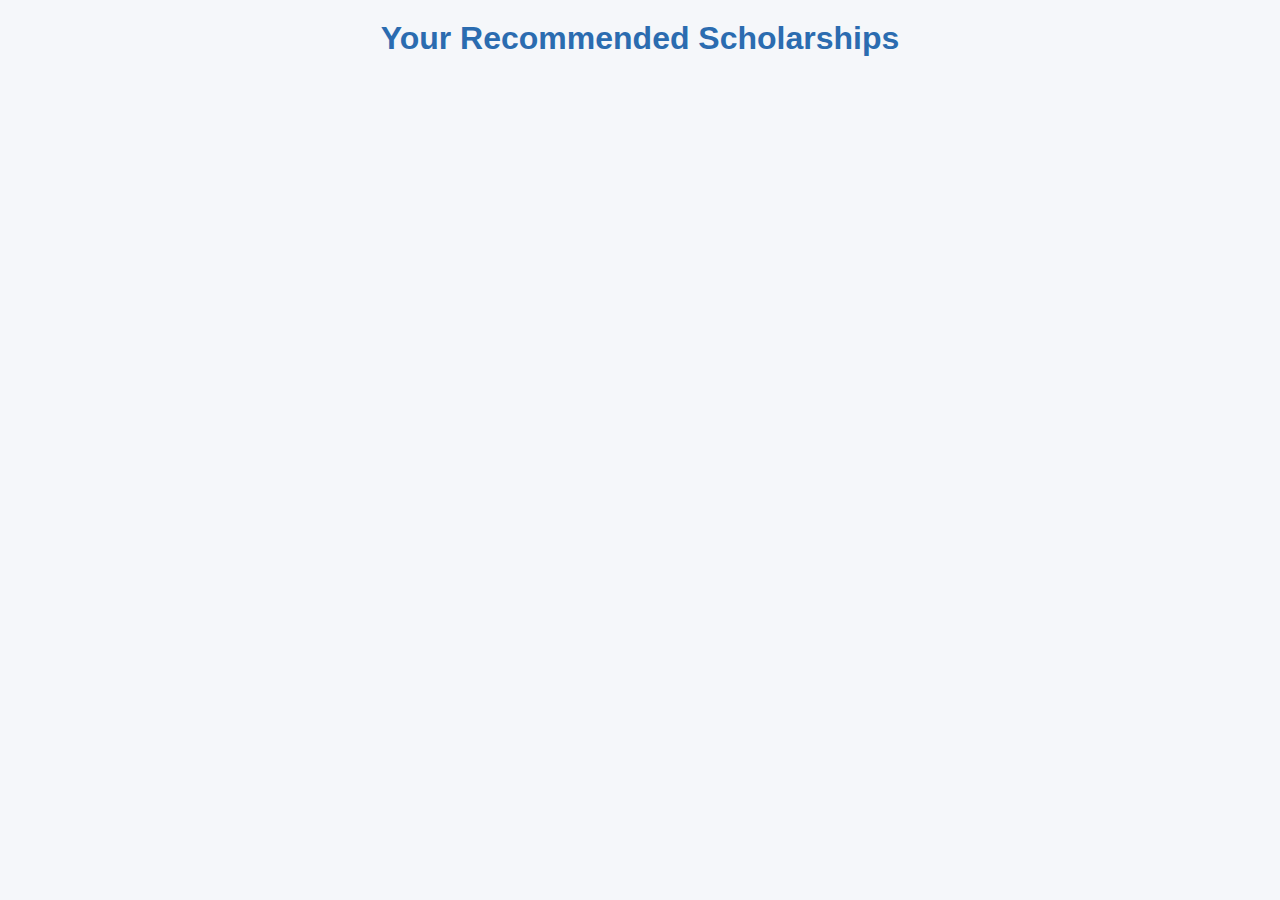
<file: frontend/dashboard.html>
<!-- frontend/dashboard.html -->
<!DOCTYPE html>
<html lang="en">
<head>
  <meta charset="UTF-8">
  <title>Your Scholarship Matches</title>
  <link rel="stylesheet" href="css/style.css">
</head>
<body>
  <h1>Your Recommended Scholarships</h1>
  <ul id="scholarship-list"></ul>

  <script src="js/dashboard.js"></script>
</body>
</html>
</file>
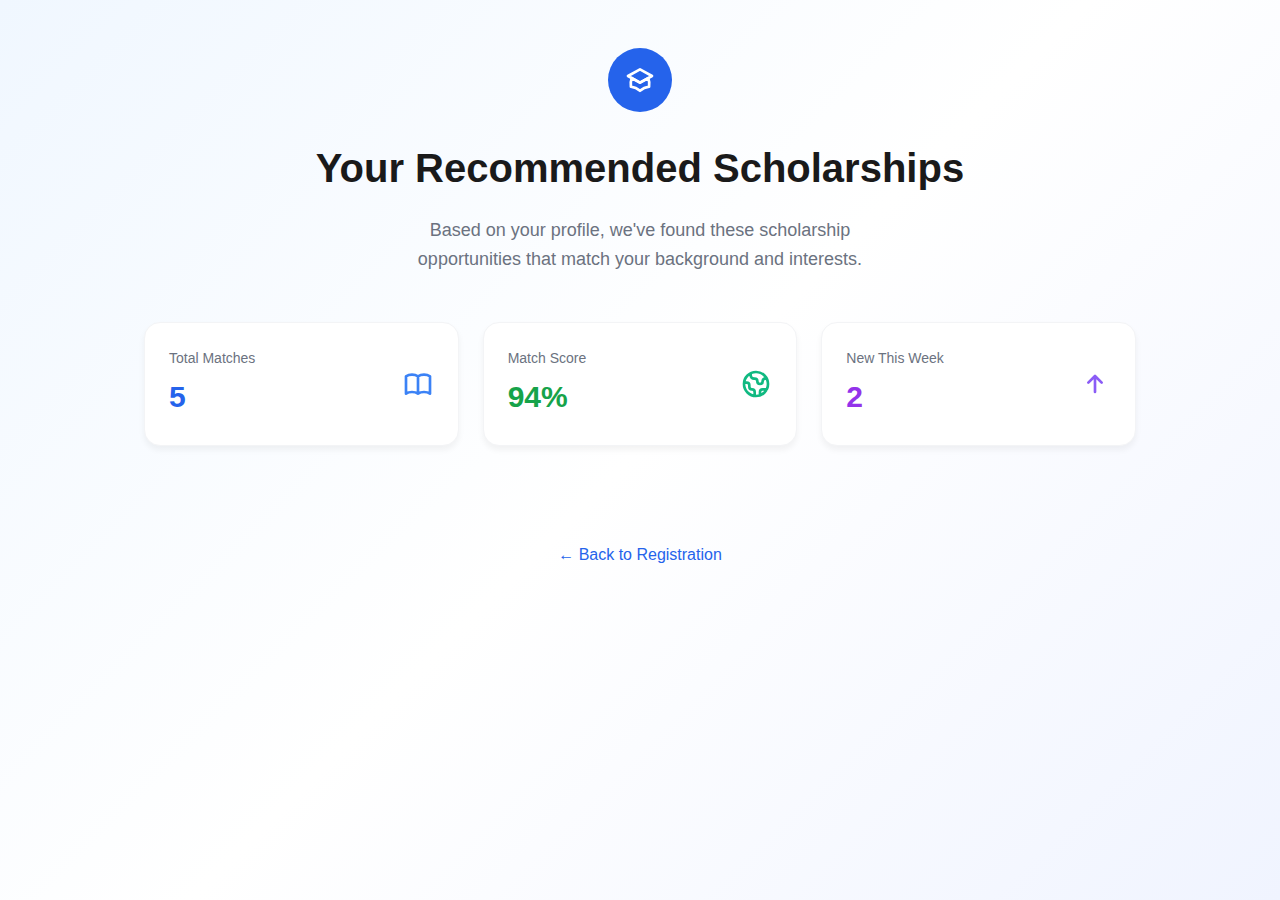
<file: frontend/dashboard_lov.html>
<!DOCTYPE html>
<html lang="en">
  <head>
    <meta charset="UTF-8" />
    <meta name="viewport" content="width=device-width, initial-scale=1.0" />
    <title>Smart Scholarship Compass - Dashboard</title>
    <link rel="stylesheet" href="css/dashboard_lov.css" />
    
  </head>
  <body>
    <div class="container">
      <div class="header">
        <div class="logo">
          <svg fill="none" stroke="currentColor" viewBox="0 0 24 24">
            <path stroke-linecap="round" stroke-linejoin="round" stroke-width="2" d="M12 14l9-5-9-5-9 5 9 5z"/>
            <path stroke-linecap="round" stroke-linejoin="round" stroke-width="2" d="M12 14l6.16-3.422a12.083 12.083 0 01.665 6.479A11.952 11.952 0 0012 20.055a11.952 11.952 0 00-6.824-2.998 12.078 12.078 0 01.665-6.479L12 14z"/>
          </svg>
        </div>
        <h1>Your Recommended Scholarships</h1>
        <p class="subtitle">
          Based on your profile, we've found these scholarship opportunities that match your background and interests.
        </p>
      </div>

      <div class="stats">
        <div class="stat-card">
          <div class="stat-info">
            <h3>Total Matches</h3>
            <p class="blue">5</p>
          </div>
          <svg class="stat-icon blue" fill="none" stroke="currentColor" viewBox="0 0 24 24">
            <path stroke-linecap="round" stroke-linejoin="round" stroke-width="2" d="M12 6.253v13m0-13C10.832 5.477 9.246 5 7.5 5S4.168 5.477 3 6.253v13C4.168 18.477 5.754 18 7.5 18s3.332.477 4.5 1.253m0-13C13.168 5.477 14.754 5 16.5 5c1.747 0 3.332.477 4.5 1.253v13C19.832 18.477 18.246 18 16.5 18c-1.746 0-3.332.477-4.5 1.253"/>
          </svg>
        </div>
        <div class="stat-card">
          <div class="stat-info">
            <h3>Match Score</h3>
            <p class="green">94%</p>
          </div>
          <svg class="stat-icon green" fill="none" stroke="currentColor" viewBox="0 0 24 24">
            <path stroke-linecap="round" stroke-linejoin="round" stroke-width="2" d="M3.055 11H5a2 2 0 012 2v1a2 2 0 002 2 2 2 0 012 2v2.945M8 3.935V5.5A2.5 2.5 0 0010.5 8h.5a2 2 0 012 2 2 2 0 104 0 2 2 0 012-2h1.064M15 20.488V18a2 2 0 012-2h3.064M21 12a9 9 0 11-18 0 9 9 0 0118 0z"/>
          </svg>
        </div>
        <div class="stat-card">
          <div class="stat-info">
            <h3>New This Week</h3>
            <p class="purple">2</p>
          </div>
          <svg class="stat-icon purple" fill="none" stroke="currentColor" viewBox="0 0 24 24">
            <path stroke-linecap="round" stroke-linejoin="round" stroke-width="2" d="M7 11l5-5m0 0l5 5m-5-5v12"/>
          </svg>
        </div>
      </div>

      <div class="scholarships" id="scholarshipsList">
        <!-- Scholarships will be loaded here by JavaScript -->
      </div>

      <div class="back-link">
        <a href="index.html">
          ← Back to Registration
        </a>
      </div>
    </div>

    <script src="js/dashboard_lov.js"></script>
  </body>
</html>
</file>
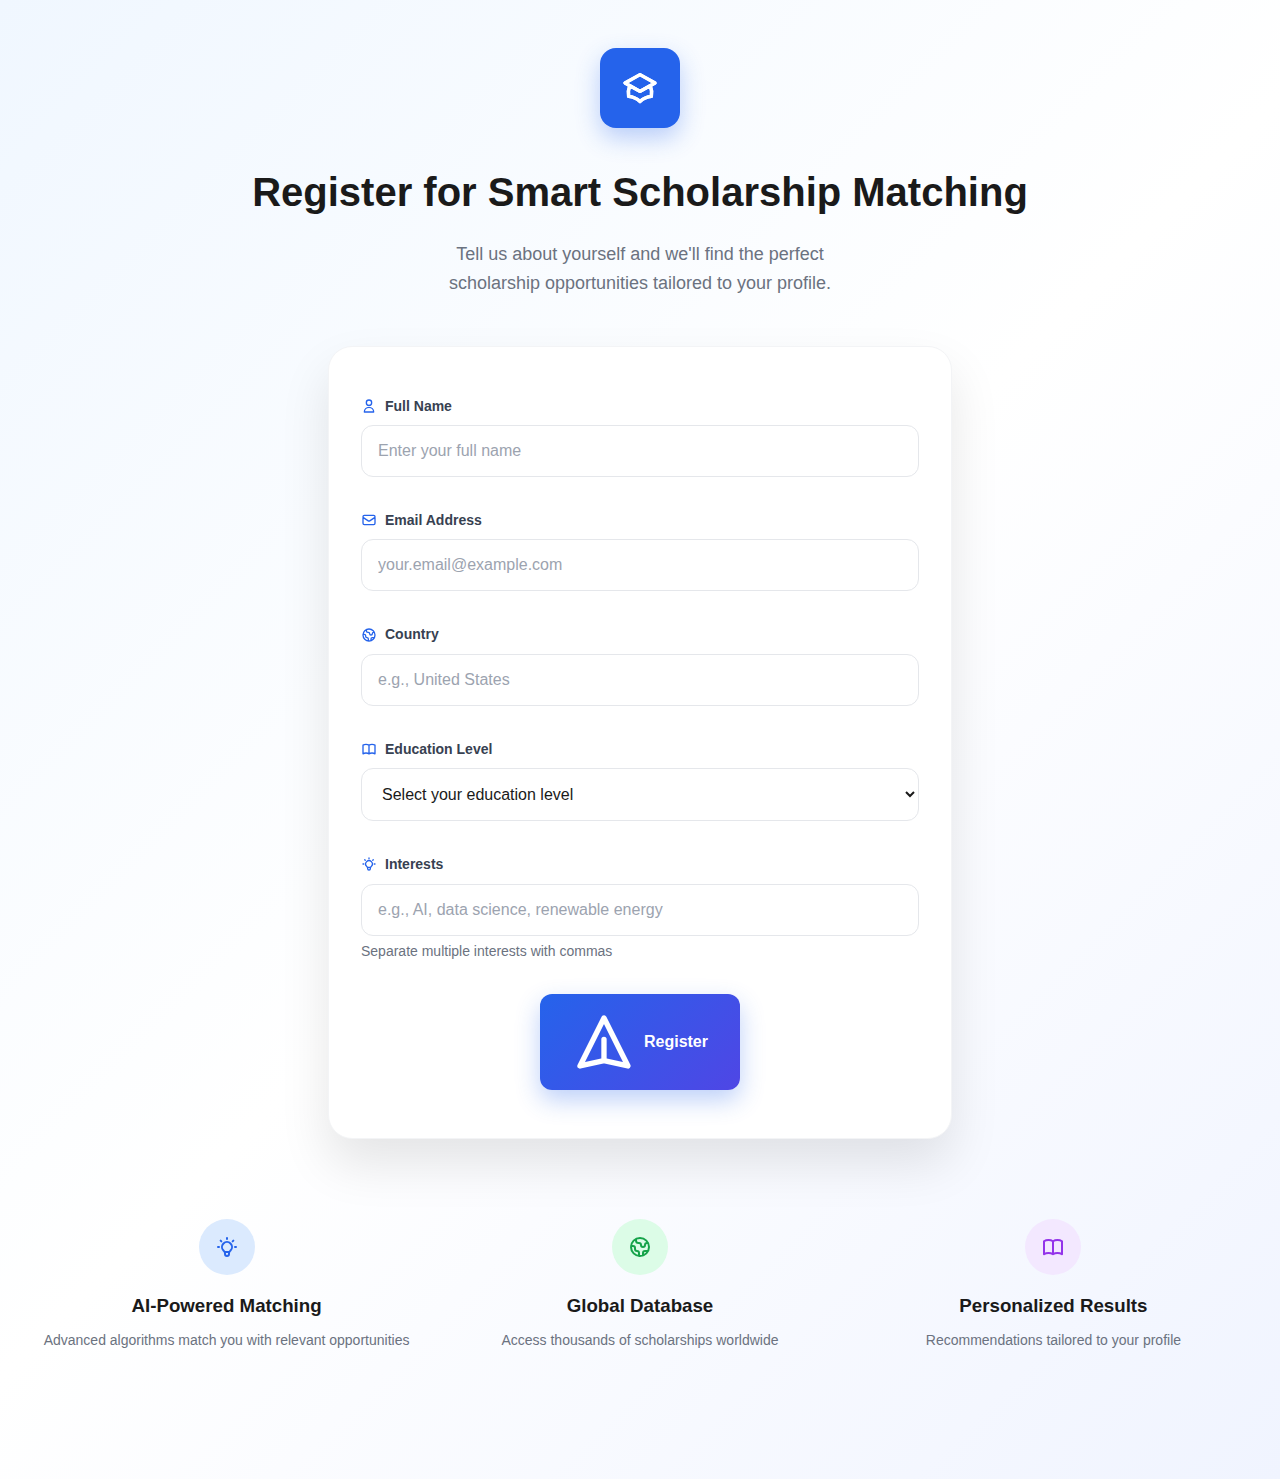
<file: frontend/index_lov.html>
<!DOCTYPE html>
<html lang="en">
  <head>
    <meta charset="UTF-8" />
    <meta name="viewport" content="width=device-width, initial-scale=1.0" />
    <title>Smart Scholarship Compass - Registration</title>
    <link rel="stylesheet" href="css/index_lov.css" />
    
  </head>
  <body>
    <div class="container">
      <div class="header">
        <div class="logo">
          <svg fill="none" stroke="currentColor" viewBox="0 0 24 24">
            <path stroke-linecap="round" stroke-linejoin="round" stroke-width="2" d="M12 14l9-5-9-5-9 5 9 5z"/>
            <path stroke-linecap="round" stroke-linejoin="round" stroke-width="2" d="M12 14l6.16-3.422a12.083 12.083 0 01.665 6.479A11.952 11.952 0 0012 20.055a11.952 11.952 0 00-6.824-2.998 12.078 12.078 0 01.665-6.479L12 14z"/>
            <path stroke-linecap="round" stroke-linejoin="round" stroke-width="2" d="M12 14l9-5-9-5-9 5 9 5zm0 0l6.16-3.422a12.083 12.083 0 01.665 6.479A11.952 11.952 0 0012 20.055a11.952 11.952 0 00-6.824-2.998 12.078 12.078 0 01.665-6.479L12 14z"/>
          </svg>
        </div>
        <h1>Register for Smart Scholarship Matching</h1>
        <p class="subtitle">
          Tell us about yourself and we'll find the perfect scholarship opportunities tailored to your profile.
        </p>
      </div>

      <div class="form-container">
        <form id="registrationForm">
          <div class="form-group">
            <label class="form-label" for="fullName">
              <svg fill="none" stroke="currentColor" viewBox="0 0 24 24">
                <path stroke-linecap="round" stroke-linejoin="round" stroke-width="2" d="M16 7a4 4 0 11-8 0 4 4 0 018 0zM12 14a7 7 0 00-7 7h14a7 7 0 00-7-7z"/>
              </svg>
              Full Name
            </label>
            <input
              type="text"
              id="fullName"
              name="fullName"
              class="form-input"
              placeholder="Enter your full name"
              required
            />
          </div>

          <div class="form-group">
            <label class="form-label" for="email">
              <svg fill="none" stroke="currentColor" viewBox="0 0 24 24">
                <path stroke-linecap="round" stroke-linejoin="round" stroke-width="2" d="M3 8l7.89 5.26a2 2 0 002.22 0L21 8M5 19h14a2 2 0 002-2V7a2 2 0 00-2-2H5a2 2 0 00-2 2v10a2 2 0 002 2z"/>
              </svg>
              Email Address
            </label>
            <input
              type="email"
              id="email"
              name="email"
              class="form-input"
              placeholder="your.email@example.com"
              required
            />
          </div>

          <div class="form-group">
            <label class="form-label" for="country">
              <svg fill="none" stroke="currentColor" viewBox="0 0 24 24">
                <path stroke-linecap="round" stroke-linejoin="round" stroke-width="2" d="M3.055 11H5a2 2 0 012 2v1a2 2 0 002 2 2 2 0 012 2v2.945M8 3.935V5.5A2.5 2.5 0 0010.5 8h.5a2 2 0 012 2 2 2 0 104 0 2 2 0 012-2h1.064M15 20.488V18a2 2 0 012-2h3.064M21 12a9 9 0 11-18 0 9 9 0 0118 0z"/>
              </svg>
              Country
            </label>
            <input
              type="text"
              id="country"
              name="country"
              class="form-input"
              placeholder="e.g., United States"
              required
            />
          </div>

          <div class="form-group">
            <label class="form-label" for="educationLevel">
              <svg fill="none" stroke="currentColor" viewBox="0 0 24 24">
                <path stroke-linecap="round" stroke-linejoin="round" stroke-width="2" d="M12 6.253v13m0-13C10.832 5.477 9.246 5 7.5 5S4.168 5.477 3 6.253v13C4.168 18.477 5.754 18 7.5 18s3.332.477 4.5 1.253m0-13C13.168 5.477 14.754 5 16.5 5c1.747 0 3.332.477 4.5 1.253v13C19.832 18.477 18.246 18 16.5 18c-1.746 0-3.332.477-4.5 1.253"/>
              </svg>
              Education Level
            </label>
            <select id="educationLevel" name="educationLevel" class="form-select" required>
              <option value="">Select your education level</option>
              <option value="high-school">High School</option>
              <option value="undergraduate">Undergraduate</option>
              <option value="masters">Master's Degree</option>
              <option value="phd">PhD/Doctorate</option>
            </select>
          </div>

          <div class="form-group">
            <label class="form-label" for="interests">
              <svg fill="none" stroke="currentColor" viewBox="0 0 24 24">
                <path stroke-linecap="round" stroke-linejoin="round" stroke-width="2" d="M9.663 17h4.673M12 3v1m6.364 1.636l-.707.707M21 12h-1M4 12H3m3.343-5.657l-.707-.707m2.828 9.9a5 5 0 117.072 0l-.548.547A3.374 3.374 0 0014 18.469V19a2 2 0 11-4 0v-.531c0-.895-.356-1.754-.988-2.386l-.548-.547z"/>
              </svg>
              Interests
            </label>
            <input
              type="text"
              id="interests"
              name="interests"
              class="form-input"
              placeholder="e.g., AI, data science, renewable energy"
              required
            />
            <p class="form-help">Separate multiple interests with commas</p>
          </div>

          <button type="submit" class="submit-btn" id="submitBtn">
            <svg fill="none" stroke="currentColor" viewBox="0 0 24 24">
              <path stroke-linecap="round" stroke-linejoin="round" stroke-width="2" d="M12 19l9 2-9-18-9 18 9-2zm0 0v-8"/>
            </svg>
            Register
          </button>
        </form>
      </div>

      <div class="features">
        <div class="feature">
          <div class="feature-icon blue">
            <svg fill="none" stroke="currentColor" viewBox="0 0 24 24">
              <path stroke-linecap="round" stroke-linejoin="round" stroke-width="2" d="M9.663 17h4.673M12 3v1m6.364 1.636l-.707.707M21 12h-1M4 12H3m3.343-5.657l-.707-.707m2.828 9.9a5 5 0 117.072 0l-.548.547A3.374 3.374 0 0014 18.469V19a2 2 0 11-4 0v-.531c0-.895-.356-1.754-.988-2.386l-.548-.547z"/>
            </svg>
          </div>
          <h3>AI-Powered Matching</h3>
          <p>Advanced algorithms match you with relevant opportunities</p>
        </div>
        <div class="feature">
          <div class="feature-icon green">
            <svg fill="none" stroke="currentColor" viewBox="0 0 24 24">
              <path stroke-linecap="round" stroke-linejoin="round" stroke-width="2" d="M3.055 11H5a2 2 0 012 2v1a2 2 0 002 2 2 2 0 012 2v2.945M8 3.935V5.5A2.5 2.5 0 0010.5 8h.5a2 2 0 012 2 2 2 0 104 0 2 2 0 012-2h1.064M15 20.488V18a2 2 0 012-2h3.064M21 12a9 9 0 11-18 0 9 9 0 0118 0z"/>
            </svg>
          </div>
          <h3>Global Database</h3>
          <p>Access thousands of scholarships worldwide</p>
        </div>
        <div class="feature">
          <div class="feature-icon purple">
            <svg fill="none" stroke="currentColor" viewBox="0 0 24 24">
              <path stroke-linecap="round" stroke-linejoin="round" stroke-width="2" d="M12 6.253v13m0-13C10.832 5.477 9.246 5 7.5 5S4.168 5.477 3 6.253v13C4.168 18.477 5.754 18 7.5 18s3.332.477 4.5 1.253m0-13C13.168 5.477 14.754 5 16.5 5c1.747 0 3.332.477 4.5 1.253v13C19.832 18.477 18.246 18 16.5 18c-1.746 0-3.332.477-4.5 1.253"/>
            </svg>
          </div>
          <h3>Personalized Results</h3>
          <p>Recommendations tailored to your profile</p>
        </div>
      </div>
    </div>

    <script src="js/index_lov.js"></script>
  </body>
</html>
</file>
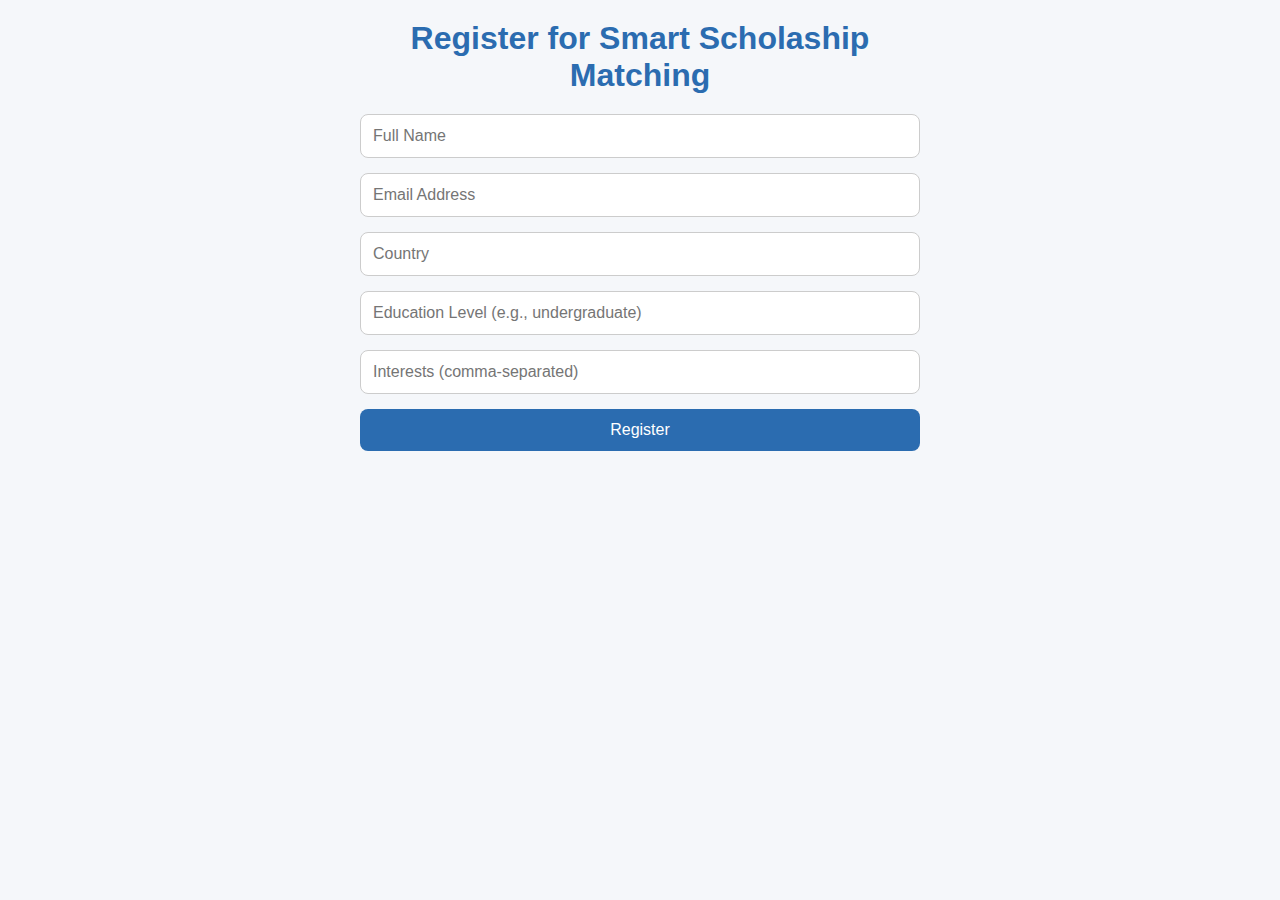
<file: frontend/index_past.html>
<!DOCTYPE html>
<html lang="en">
<head>
    <meta charset="UTF-8">
    <meta name="viewport" content="width=device-width, initial-scale=1.0">
    <title>Scholaship Agent - Register</title>
    <link rel="stylesheet" href="css/style.css">
</head>
<body>
    <h1>Register for Smart Scholaship Matching</h1>
    <form action="" id="register-form">
        <input type="text" name="name" placeholder="Full Name" required />
        <input type="email" name="email" placeholder="Email Address" required />
        <input type="text" name="country" placeholder="Country" required />
        <input type="text" name="level" placeholder="Education Level (e.g., undergraduate)" required />
        <input type="text" name="interests" placeholder="Interests (comma-separated)" required />
        <button type="submit">Register</button>
    </form>

    <script src="js/register.js"></script>
</body>
</html>
</file>
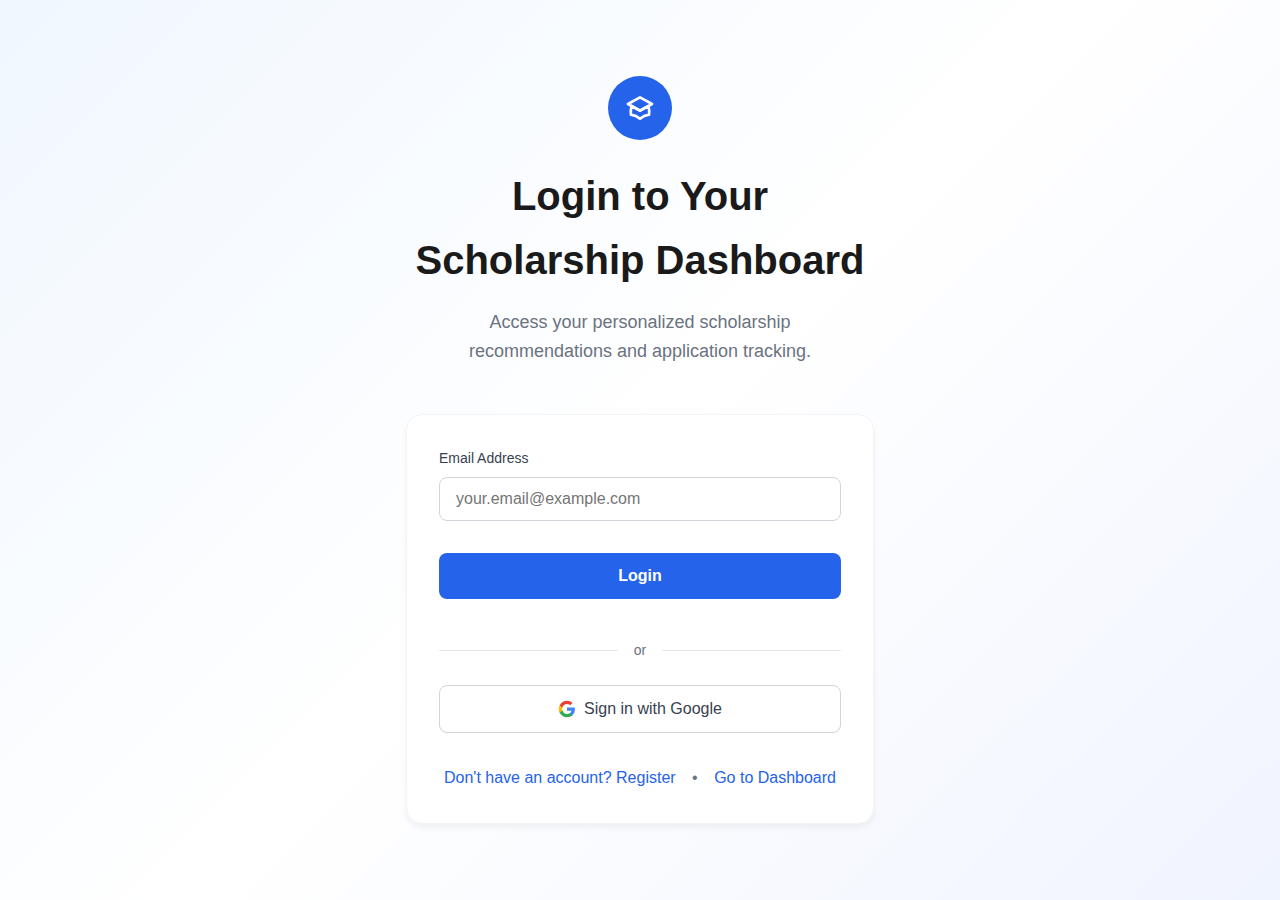
<file: frontend/login.html>
<!DOCTYPE html>
<html lang="en">
  <head>
    <meta charset="UTF-8" />
    <meta name="viewport" content="width=device-width, initial-scale=1.0" />
    <title>Smart Scholarship Compass - Login</title>
    <link rel="stylesheet" href="css/login.css">
  </head>
  <body>
    <div class="container">
      <div class="header">
        <div class="logo">
          <svg fill="none" stroke="currentColor" viewBox="0 0 24 24">
            <path stroke-linecap="round" stroke-linejoin="round" stroke-width="2" d="M12 14l9-5-9-5-9 5 9 5z"/>
            <path stroke-linecap="round" stroke-linejoin="round" stroke-width="2" d="M12 14l6.16-3.422a12.083 12.083 0 01.665 6.479A11.952 11.952 0 0012 20.055a11.952 11.952 0 00-6.824-2.998 12.078 12.078 0 01.665-6.479L12 14z"/>
          </svg>
        </div>
        <h1>Login to Your Scholarship Dashboard</h1>
        <p class="subtitle">
          Access your personalized scholarship recommendations and application tracking.
        </p>
      </div>

      <div class="form-container">
        <form id="loginForm">
          <div class="form-group">
            <label for="email">Email Address</label>
            <input
              type="email"
              id="email"
              name="email"
              required
              placeholder="your.email@example.com"
            />
          </div>

          <button type="submit" class="login-btn" id="loginBtn">
            Login
          </button>
        </form>

        <div class="divider">
          <span>or</span>
        </div>

        <button class="google-btn" id="googleSignInBtn">
          <svg width="18" height="18" viewBox="0 0 24 24">
            <path fill="#4285F4" d="M22.56 12.25c0-.78-.07-1.53-.2-2.25H12v4.26h5.92c-.26 1.37-1.04 2.53-2.21 3.31v2.77h3.57c2.08-1.92 3.28-4.74 3.28-8.09z"/>
            <path fill="#34A853" d="M12 23c2.97 0 5.46-.98 7.28-2.66l-3.57-2.77c-.98.66-2.23 1.06-3.71 1.06-2.86 0-5.29-1.93-6.16-4.53H2.18v2.84C3.99 20.53 7.7 23 12 23z"/>
            <path fill="#FBBC05" d="M5.84 14.09c-.22-.66-.35-1.36-.35-2.09s.13-1.43.35-2.09V7.07H2.18C1.43 8.55 1 10.22 1 12s.43 3.45 1.18 4.93l2.85-2.22.81-.62z"/>
            <path fill="#EA4335" d="M12 5.38c1.62 0 3.06.56 4.21 1.64l3.15-3.15C17.45 2.09 14.97 1 12 1 7.7 1 3.99 3.47 2.18 7.07l3.66 2.84c.87-2.6 3.3-4.53 6.16-4.53z"/>
          </svg>
          Sign in with Google
        </button>

        <div class="links">
          <a href="index.html">Don't have an account? Register</a>
          <span class="separator">•</span>
          <a href="dashboard.html">Go to Dashboard</a>
        </div>
      </div>
    </div>

    <script src="js/login.js"></script>
  </body>
</html>
</file>
<file: frontend/css/dashboard_lov.css>
* {
margin: 0;
padding: 0;
box-sizing: border-box;
}

body {
font-family: -apple-system, BlinkMacSystemFont, 'Segoe UI', Roboto, sans-serif;
background: linear-gradient(135deg, #f0f7ff 0%, #ffffff 50%, #f0f4ff 100%);
min-height: 100vh;
color: #1a1a1a;
line-height: 1.6;
}

.container {
max-width: 1024px;
margin: 0 auto;
padding: 3rem 1rem;
}

.header {
text-align: center;
margin-bottom: 3rem;
}

.logo {
display: inline-flex;
align-items: center;
justify-content: center;
width: 64px;
height: 64px;
background: #2563eb;
border-radius: 50%;
margin-bottom: 1.5rem;
}

.logo svg {
width: 32px;
height: 32px;
color: white;
}

h1 {
font-size: 2.5rem;
font-weight: 700;
color: #1a1a1a;
margin-bottom: 1rem;
}

.subtitle {
font-size: 1.125rem;
color: #6b7280;
max-width: 32rem;
margin: 0 auto;
}

.stats {
display: grid;
grid-template-columns: repeat(auto-fit, minmax(250px, 1fr));
gap: 1.5rem;
margin-bottom: 3rem;
}

.stat-card {
background: white;
border-radius: 1rem;
padding: 1.5rem;
box-shadow: 0 4px 6px rgba(0, 0, 0, 0.05);
border: 1px solid #f3f4f6;
display: flex;
align-items: center;
justify-content: space-between;
}

.stat-info h3 {
font-size: 0.875rem;
font-weight: 500;
color: #6b7280;
margin-bottom: 0.25rem;
}

.stat-info p {
font-size: 1.875rem;
font-weight: 700;
}

.stat-info p.blue { color: #2563eb; }
.stat-info p.green { color: #16a34a; }
.stat-info p.purple { color: #9333ea; }

.stat-icon {
width: 32px;
height: 32px;
}

.stat-icon.blue { color: #3b82f6; }
.stat-icon.green { color: #10b981; }
.stat-icon.purple { color: #8b5cf6; }

.scholarships {
display: flex;
flex-direction: column;
gap: 1.5rem;
}

.scholarship-card {
background: white;
border-radius: 1rem;
padding: 2rem;
box-shadow: 0 4px 6px rgba(0, 0, 0, 0.05);
border: 1px solid #f3f4f6;
transition: all 0.3s ease;
}

.scholarship-card:hover {
box-shadow: 0 10px 25px rgba(0, 0, 0, 0.1);
border-color: #dbeafe;
}

.scholarship-title {
display: inline-flex;
align-items: center;
gap: 0.5rem;
font-size: 1.25rem;
font-weight: 600;
color: #1a1a1a;
text-decoration: none;
transition: color 0.2s ease;
margin-bottom: 0.75rem;
}

.scholarship-title:hover {
color: #2563eb;
}

.scholarship-title svg {
width: 20px;
height: 20px;
color: #9ca3af;
transition: color 0.2s ease;
}

.scholarship-title:hover svg {
color: #2563eb;
}

.scholarship-description {
color: #6b7280;
margin-bottom: 1.5rem;
line-height: 1.6;
}

.scholarship-tags {
display: flex;
align-items: center;
gap: 1rem;
flex-wrap: wrap;
}

.tag {
display: inline-flex;
align-items: center;
padding: 0.25rem 0.75rem;
border-radius: 9999px;
font-size: 0.875rem;
font-weight: 500;
}

.tag.recommended {
background: #dbeafe;
color: #1d4ed8;
}

.tag.active {
background: #dcfce7;
color: #166534;
}

.back-link {
text-align: center;
margin-top: 3rem;
}

.back-link a {
display: inline-flex;
align-items: center;
gap: 0.5rem;
color: #2563eb;
text-decoration: none;
font-weight: 500;
transition: color 0.2s ease;
}

.back-link a:hover {
color: #1d4ed8;
}

@media (max-width: 768px) {
.container {
    padding: 2rem 1rem;
}

h1 {
    font-size: 2rem;
}

.stats {
    grid-template-columns: 1fr;
}

.scholarship-card {
    padding: 1.5rem;
}

.scholarship-tags {
    gap: 0.5rem;
}
}
</file>
<file: frontend/css/index_lov.css>
* {
margin: 0;
padding: 0;
box-sizing: border-box;
}

body {
font-family: -apple-system, BlinkMacSystemFont, 'Segoe UI', Roboto, sans-serif;
background: linear-gradient(135deg, #f0f7ff 0%, #ffffff 50%, #f0f4ff 100%);
min-height: 100vh;
color: #1a1a1a;
line-height: 1.6;
}

.container {
/* max-width: 640px; */
width: 100%;
margin: 0 auto;
padding: 3rem 1rem;
}

.header {
text-align: center;
margin-bottom: 3rem;
}

.logo {
display: inline-flex;
align-items: center;
justify-content: center;
width: 80px;
height: 80px;
background: #2563eb;
border-radius: 1rem;
margin-bottom: 2rem;
box-shadow: 0 10px 25px rgba(37, 99, 235, 0.3);
}

.logo svg {
width: 40px;
height: 40px;
color: white;
}

h1 {
font-size: 2.5rem;
font-weight: 700;
color: #1a1a1a;
margin-bottom: 1rem;
}

.subtitle {
font-size: 1.125rem;
color: #6b7280;
max-width: 28rem;
margin: 0 auto;
}

.form-container {
background: white;
max-width: 50%;
margin-left: 25%;
border-radius: 1.5rem;
box-shadow: 0 25px 50px rgba(0, 0, 0, 0.1);
border: 1px solid #f3f4f6;
padding: 3rem 2rem;
}

.form-group {
margin-bottom: 2rem;
}

.form-label {
display: flex;
align-items: center;
gap: 0.5rem;
font-size: 0.875rem;
font-weight: 600;
color: #374151;
margin-bottom: 0.5rem;
}

.form-label svg {
width: 16px;
height: 16px;
color: #2563eb;
}

.form-input, .form-select {
width: 100%;
padding: 1rem;
border: 1px solid #e5e7eb;
border-radius: 0.75rem;
font-size: 1rem;
color: #1a1a1a;
background: white;
transition: all 0.2s ease;
}

.form-input:focus, .form-select:focus {
outline: none;
border-color: #2563eb;
box-shadow: 0 0 0 3px rgba(37, 99, 235, 0.1);
}

.form-input::placeholder {
color: #9ca3af;
}

.form-help {
font-size: 0.875rem;
color: #6b7280;
margin-top: 0.25rem;
}

.submit-btn {
max-width: 200px;
height: auto;
width: 100%;
margin: 0 auto;          /* Centers it */
background: linear-gradient(135deg, #2563eb 0%, #4f46e5 100%);
color: white;
font-weight: 600;
padding: 1rem 2rem;
border: none;
border-radius: 0.75rem;
font-size: 1rem;
cursor: pointer;
transition: all 0.2s ease;
box-shadow: 0 10px 25px rgba(37, 99, 235, 0.3);
display: flex;
align-items: center;
justify-content: center;
gap: 0.5rem;
}

.submit-btn:hover {
background: linear-gradient(135deg, #1d4ed8 0%, #4338ca 100%);
transform: translateY(-1px);
box-shadow: 0 15px 35px rgba(37, 99, 235, 0.4);
}

.submit-btn:disabled {
opacity: 0.5;
cursor: not-allowed;
transform: none;
}

.loading-spinner {
width: 20px;
height: 20px;
border: 2px solid rgba(255, 255, 255, 0.3);
border-top: 2px solid white;
border-radius: 50%;
animation: spin 1s linear infinite;
}

@keyframes spin {
0% { transform: rotate(0deg); }
100% { transform: rotate(360deg); }
}

.features {
   margin: 3rem auto;
   padding: 2rem 1rem;
  display: flex;
  width: 100%;
  flex-wrap: wrap;
  gap: 1.5rem;
  justify-content: space-between;
  margin-top: 3rem;
}

.feature {
  flex: 1 1 30%; /* Responsive width */
  min-width: 200px;
  max-width: 32%;
  box-sizing: border-box;
  text-align: center;
}

.feature-icon {
width: 3.5rem;
height: 3.5rem;
border-radius: 50%;
display: flex;
align-items: center;
justify-content: center;
margin: 0 auto 1rem;
}

.feature-icon.blue { background: #dbeafe; }
.feature-icon.green { background: #dcfce7; }
.feature-icon.purple { background: #f3e8ff; }

.feature-icon svg {
width: 24px;
height: 24px;
}

.feature-icon.blue svg { color: #2563eb; }
.feature-icon.green svg { color: #16a34a; }
.feature-icon.purple svg { color: #9333ea; }

.feature h3 {
font-weight: 600;
color: #1a1a1a;
margin-bottom: 0.5rem;
}

.feature p {
font-size: 0.875rem;
color: #6b7280;
}

@media (max-width: 768px) {
.container {
    padding: 2rem 1rem;
}

h1 {
    font-size: 2rem;
}

.form-container {
    width: 100%;
    max-width: 100%;
    margin-left: 0%;
    padding: 2rem 1.5rem;
}

.features {
flex-direction: column;
gap: 1rem;
}

.feature {
max-width: 100%;
}
}
</file>
<file: frontend/css/login.css>
* {
margin: 0;
padding: 0;
box-sizing: border-box;
}

body {
font-family: -apple-system, BlinkMacSystemFont, 'Segoe UI', Roboto, sans-serif;
background: linear-gradient(135deg, #f0f7ff 0%, #ffffff 50%, #f0f4ff 100%);
min-height: 100vh;
color: #1a1a1a;
line-height: 1.6;
}

.container {
max-width: 500px;
margin: 0 auto;
padding: 3rem 1rem;
min-height: 100vh;
display: flex;
flex-direction: column;
justify-content: center;
}

.header {
text-align: center;
margin-bottom: 3rem;
}

.logo {
display: inline-flex;
align-items: center;
justify-content: center;
width: 64px;
height: 64px;
background: #2563eb;
border-radius: 50%;
margin-bottom: 1.5rem;
}

.logo svg {
width: 32px;
height: 32px;
color: white;
}

h1 {
font-size: 2.5rem;
font-weight: 700;
color: #1a1a1a;
margin-bottom: 1rem;
}

.subtitle {
font-size: 1.125rem;
color: #6b7280;
max-width: 28rem;
margin: 0 auto;
}

.form-container {
background: white;
border-radius: 1rem;
padding: 2rem;
box-shadow: 0 4px 6px rgba(0, 0, 0, 0.05);
border: 1px solid #f3f4f6;
}

.form-group {
margin-bottom: 1.5rem;
}

.form-group:last-of-type {
margin-bottom: 2rem;
}

label {
display: block;
font-weight: 500;
color: #374151;
margin-bottom: 0.5rem;
font-size: 0.875rem;
}

input[type="email"] {
width: 100%;
padding: 0.75rem 1rem;
border: 1px solid #d1d5db;
border-radius: 0.5rem;
font-size: 1rem;
color: #1a1a1a;
background: white;
transition: all 0.2s ease;
}

input[type="email"]:focus {
outline: none;
border-color: #2563eb;
box-shadow: 0 0 0 3px rgba(37, 99, 235, 0.1);
}

.login-btn {
width: 100%;
background: #2563eb;
color: white;
padding: 0.875rem 1.5rem;
border: none;
border-radius: 0.5rem;
font-size: 1rem;
font-weight: 600;
cursor: pointer;
transition: all 0.2s ease;
margin-bottom: 1rem;
}

.login-btn:hover {
background: #1d4ed8;
transform: translateY(-1px);
}

.login-btn:active {
transform: translateY(0);
}

.login-btn:disabled {
background: #9ca3af;
cursor: not-allowed;
transform: none;
}

.divider {
text-align: center;
margin: 1.5rem 0;
position: relative;
color: #6b7280;
font-size: 0.875rem;
}

.divider::before {
content: '';
position: absolute;
top: 50%;
left: 0;
right: 0;
height: 1px;
background: #e5e7eb;
z-index: 1;
}

.divider span {
background: white;
padding: 0 1rem;
position: relative;
z-index: 2;
}

.google-btn {
width: 100%;
background: white;
color: #374151;
padding: 0.875rem 1.5rem;
border: 1px solid #d1d5db;
border-radius: 0.5rem;
font-size: 1rem;
font-weight: 500;
cursor: pointer;
transition: all 0.2s ease;
display: flex;
align-items: center;
justify-content: center;
gap: 0.5rem;
margin-bottom: 2rem;
}

.google-btn:hover {
background: #f9fafb;
border-color: #9ca3af;
transform: translateY(-1px);
}

.google-btn:active {
transform: translateY(0);
}

.links {
text-align: center;
margin-top: 2rem;
}

.links a {
color: #2563eb;
text-decoration: none;
font-weight: 500;
transition: color 0.2s ease;
}

.links a:hover {
color: #1d4ed8;
}

.links .separator {
color: #6b7280;
margin: 0 0.75rem;
}

.loading {
display: inline-block;
width: 16px;
height: 16px;
border: 2px solid #ffffff40;
border-top: 2px solid #ffffff;
border-radius: 50%;
animation: spin 1s linear infinite;
}

@keyframes spin {
0% { transform: rotate(0deg); }
100% { transform: rotate(360deg); }
}

@media (max-width: 768px) {
.container {
    padding: 2rem 1rem;
}

h1 {
    font-size: 2rem;
}

.form-container {
    padding: 1.5rem;
}
}
</file>
<file: frontend/css/style.css>
/* style.css */

/* Reset */
* {
  box-sizing: border-box;
  margin: 0;
  padding: 0;
  font-family: "Segoe UI", sans-serif;
}

/* Body layout */
body {
  background: #f5f7fa;
  color: #333;
  padding: 20px;
  max-width: 600px;
  margin: auto;
}

/* Headers */
h1 {
  text-align: center;
  margin-bottom: 20px;
  color: #2b6cb0;
}

/* Form styling */
form {
  display: flex;
  flex-direction: column;
  gap: 15px;
}

input, button {
  padding: 12px;
  border: 1px solid #ccc;
  border-radius: 8px;
  font-size: 16px;
}

input:focus {
  outline: none;
  border-color: #3182ce;
  box-shadow: 0 0 0 2px rgba(49, 130, 206, 0.2);
}

/* Button */
button {
  background-color: #2b6cb0;
  color: white;
  border: none;
  cursor: pointer;
  transition: background 0.3s ease;
}

button:hover {
  background-color: #2c5282;
}

/* List styling */
ul#scholarship-list {
  list-style: none;
  margin-top: 20px;
  padding-left: 0;
}

ul#scholarship-list li {
  background: white;
  padding: 15px;
  border-radius: 8px;
  margin-bottom: 12px;
  box-shadow: 0 2px 6px rgba(0, 0, 0, 0.05);
}

ul#scholarship-list li a {
  font-weight: bold;
  color: #2b6cb0;
  text-decoration: none;
}

ul#scholarship-list li a:hover {
  text-decoration: underline;
}
</file>
